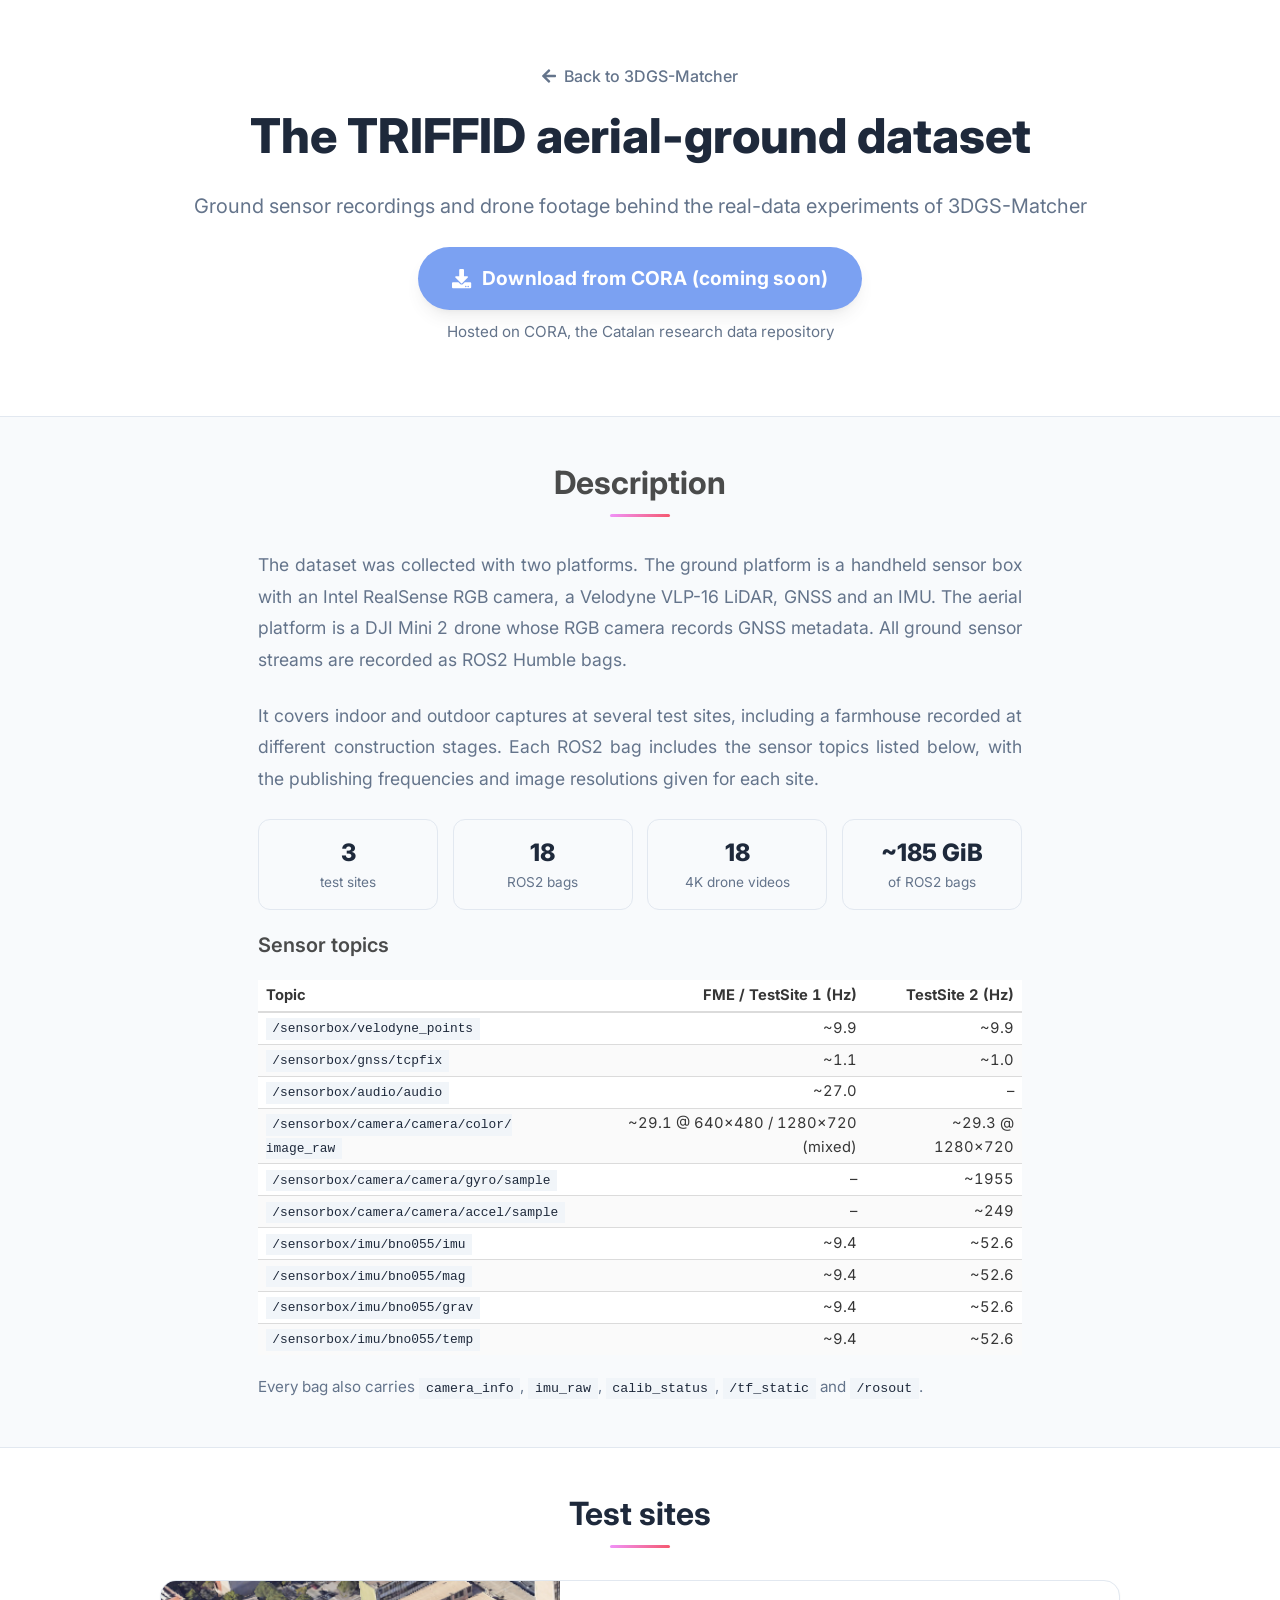
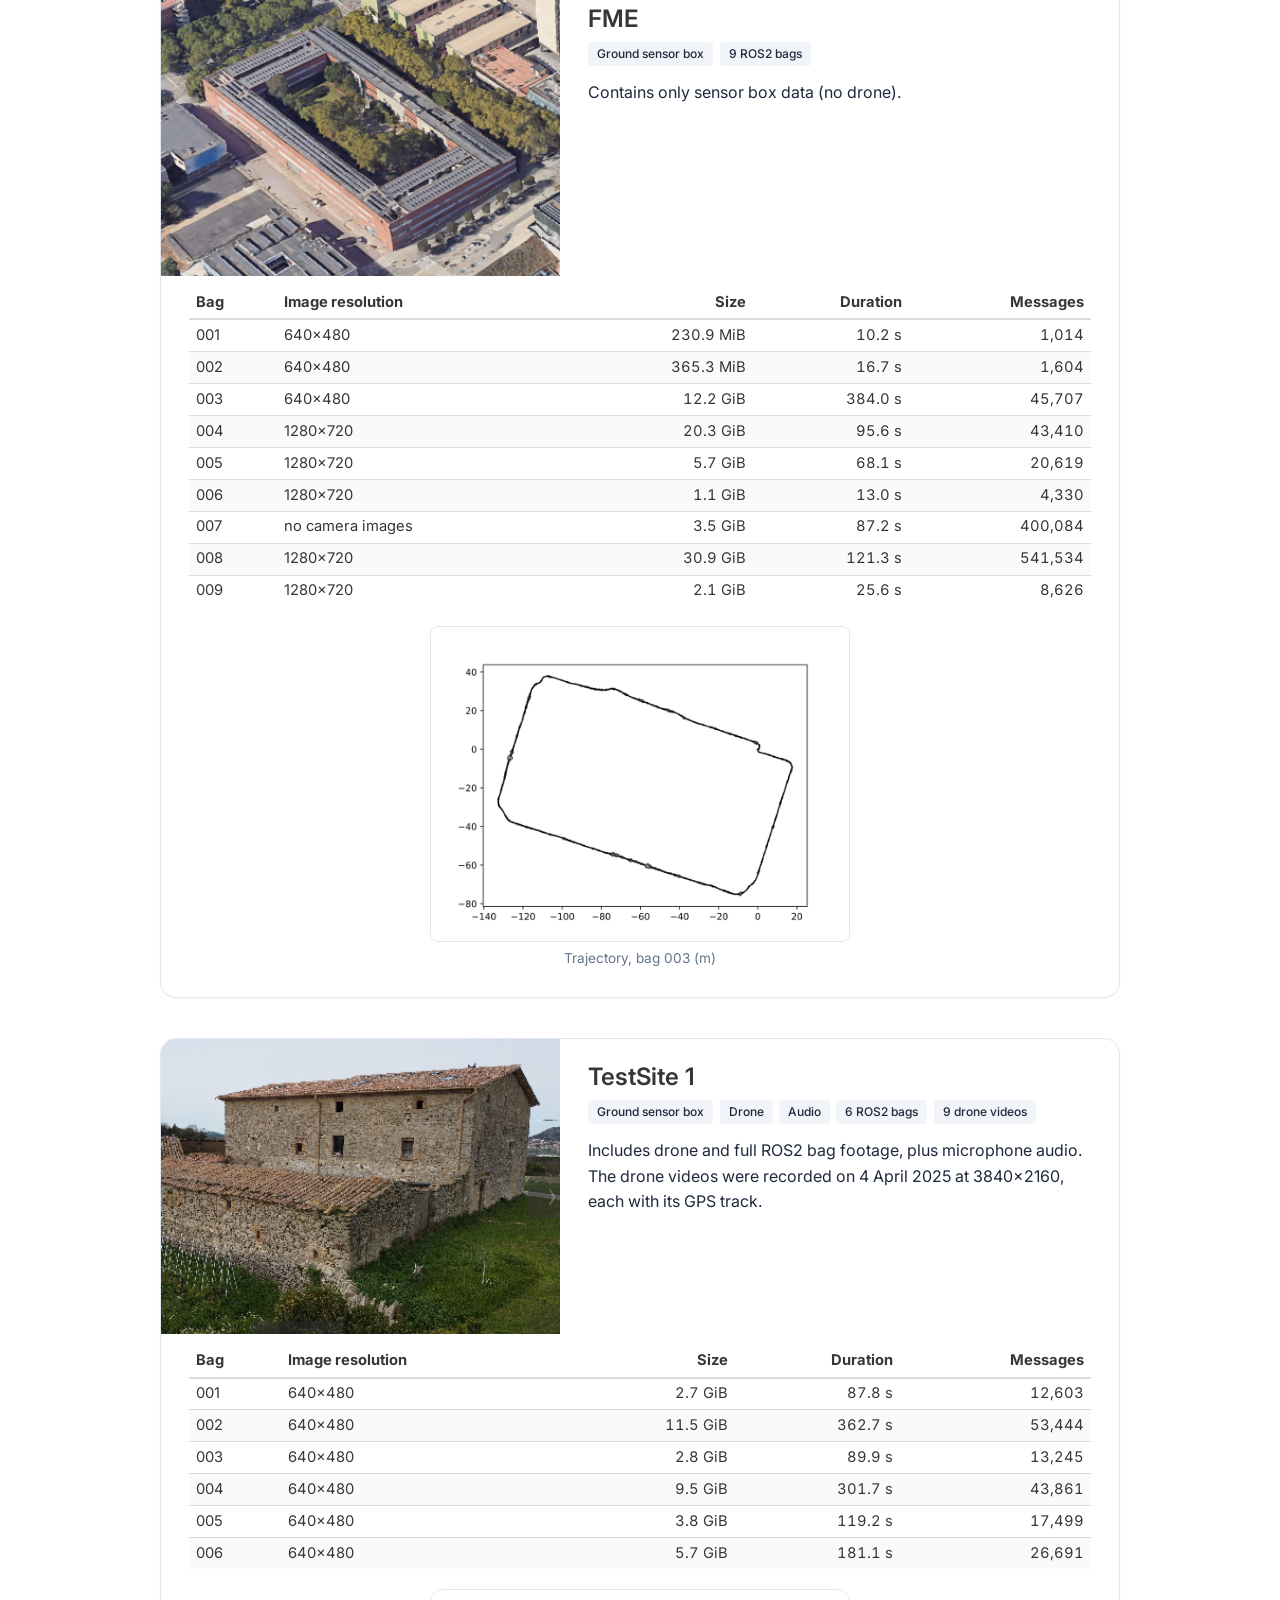
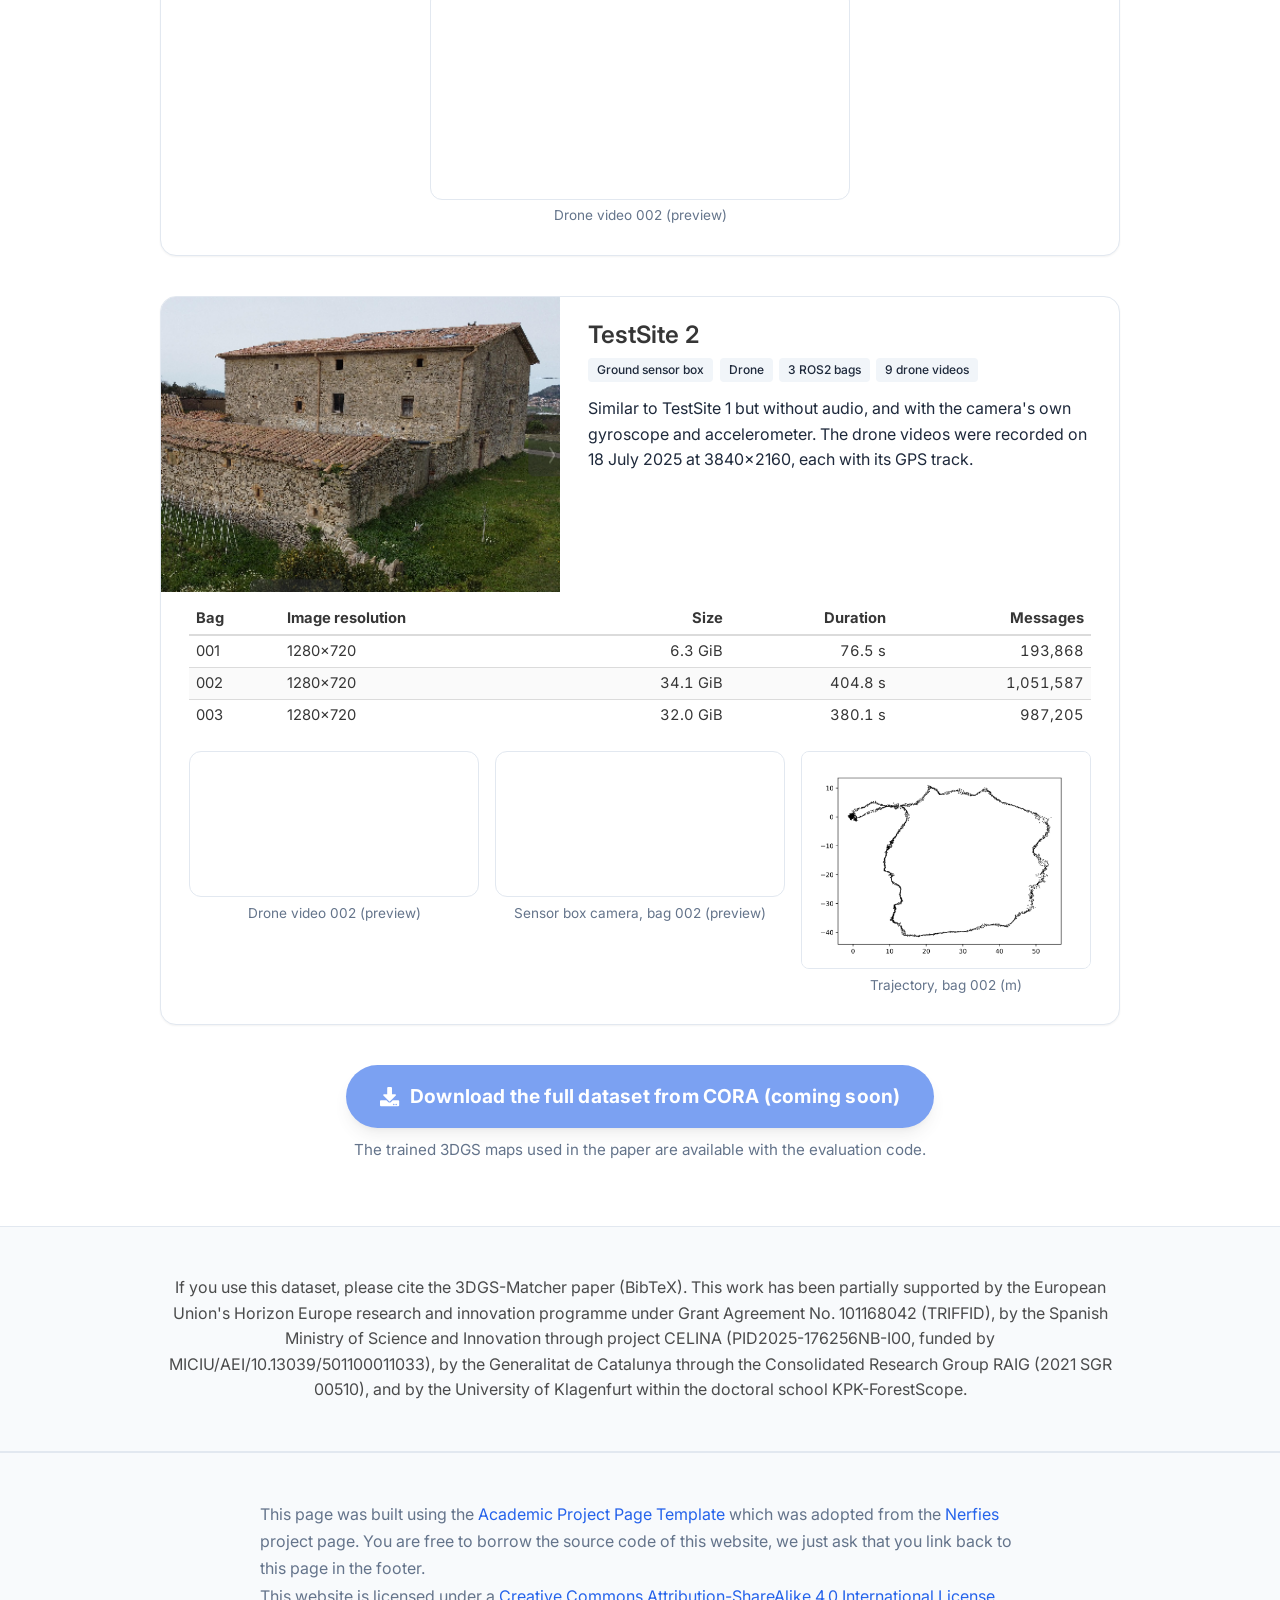
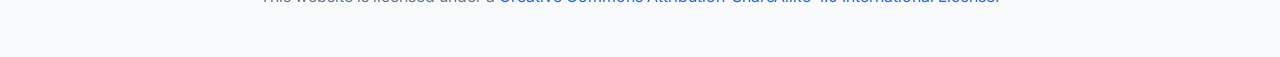
<file: dataset.html>
<!DOCTYPE html>
<html lang="en">
<head>
  <meta charset="utf-8">
  <meta name="viewport" content="width=device-width, initial-scale=1">
  <title>Dataset | 3DGS-Matcher</title>
  <meta name="description" content="Aerial and ground recordings used by 3DGS-Matcher: ROS2 bags from a handheld LiDAR, camera, GNSS and IMU sensor box, and DJI drone footage, downloadable from CORA.">
  <meta name="author" content="Jaume Albardaner i Torras, Félix Auger, Frédérick Lanthier, Àngel Santamaria-Navarro">
  <meta name="theme-color" content="#2563eb">
  <link rel="icon" type="image/x-icon" href="https://github.com/JaumeAlbardaner/JaumeAlbardaner.github.io/blob/master/assets/img/J.png?raw=true">

  <link rel="preconnect" href="https://fonts.googleapis.com">
  <link rel="preconnect" href="https://fonts.gstatic.com" crossorigin>
  <link href="https://fonts.googleapis.com/css2?family=Inter:wght@400;500;600;700;800&display=swap" rel="stylesheet">
  <link rel="stylesheet" href="static/css/bulma.min.css">
  <link rel="stylesheet" href="static/css/index.css">
  <link rel="stylesheet" href="static/css/fontawesome.all.min.css">
  <script defer src="static/js/fontawesome.all.min.js"></script>

  <style>
    .back-link { display: inline-block; margin-bottom: 1.25rem; color: var(--text-secondary); font-weight: 500; }
    .back-link:hover { color: var(--primary-color); }

    /* The download button: the most visible element of the page. */
    .cora-cta { display: flex; flex-direction: column; align-items: center; gap: 0.6rem; margin: 1.75rem 0 0.5rem; }
    .cora-button {
      display: inline-flex; align-items: center; gap: 0.7rem;
      padding: 1rem 2.1rem; border-radius: 999px;
      background: var(--primary-color); color: #fff !important;
      font-size: 1.2rem; font-weight: 700; letter-spacing: 0.01em;
      box-shadow: var(--shadow-lg); transition: var(--transition);
    }
    .cora-button:hover { background: var(--primary-hover); transform: translateY(-2px); box-shadow: var(--shadow-xl); }
    .cora-button.is-soon { opacity: 0.6; cursor: default; }
    .cora-button.is-soon:hover { background: var(--primary-color); transform: none; box-shadow: var(--shadow-lg); }
    .cora-note { color: var(--text-secondary); font-size: 0.95rem; }

    .fact-grid { display: grid; grid-template-columns: repeat(auto-fit, minmax(150px, 1fr)); gap: 0.9rem; margin: 1.5rem 0; }
    .fact { background: var(--background-secondary); border: 1px solid var(--border-color); border-radius: var(--border-radius); padding: 0.9rem 1rem; text-align: center; }
    .fact .num { display: block; font-size: 1.5rem; font-weight: 800; color: var(--text-primary); }
    .fact .lbl { display: block; font-size: 0.85rem; color: var(--text-secondary); }

    .site-card { border: 1px solid var(--border-color); border-radius: var(--border-radius-lg); overflow: hidden; margin-bottom: 2.5rem; background: var(--background-primary); box-shadow: var(--shadow-sm); }
    .site-card .site-head { display: grid; grid-template-columns: minmax(0, 1fr) minmax(0, 1.4fr); }
    .site-card .site-photo { width: 100%; height: 100%; min-height: 220px; object-fit: cover; display: block; }
    .site-card .site-text { padding: 1.5rem 1.75rem; }
    .site-card .site-text h3 { margin-bottom: 0.4rem; }
    .site-card .site-body { padding: 0 1.75rem 1.75rem; }
    .tag-row { display: flex; flex-wrap: wrap; gap: 0.4rem; margin: 0.6rem 0 0.9rem; }
    .tag-row .tag { background: var(--background-accent); color: var(--text-primary); font-weight: 500; }

    .table-wrap { overflow-x: auto; margin: 0.75rem 0 1.25rem; }
    .table-wrap table { width: 100%; font-size: 0.92rem; }
    .table-wrap th { white-space: nowrap; }
    .table-wrap td.num, .table-wrap th.num { text-align: right; font-variant-numeric: tabular-nums; }

    .media-row { display: grid; grid-template-columns: repeat(auto-fit, minmax(220px, 1fr)); gap: 1rem; margin-top: 0.75rem; }
    .media-row.single { grid-template-columns: minmax(0, 420px); justify-content: center; }
    .media-row figure { margin: 0; }
    .media-row img, .media-row video { width: 100%; border-radius: var(--border-radius); border: 1px solid var(--border-color); background: #fff; display: block; }
    .media-row figcaption { font-size: 0.85rem; color: var(--text-secondary); margin-top: 0.35rem; text-align: center; }

    .column { min-width: 0; }
    .table-wrap code { white-space: normal; word-break: normal; }
    @media (max-width: 768px) {
      .table-wrap table { font-size: 0.8rem; }
      .table-wrap th { white-space: normal; }
      .table-wrap td, .table-wrap th { padding-left: 0.35em; padding-right: 0.35em; }
      .site-card .site-head { grid-template-columns: 1fr; }
      .site-card .site-photo { min-height: 180px; max-height: 240px; }
      .site-card .site-text, .site-card .site-body { padding-left: 1rem; padding-right: 1rem; }
      .cora-button { font-size: 1.05rem; padding: 0.9rem 1.5rem; }
    }
  </style>
</head>
<body>
<main id="main-content">

  <!-- Header and download -->
  <section class="hero">
    <div class="hero-body">
      <div class="container is-max-desktop has-text-centered">
        <a class="back-link" href="index.html"><i class="fas fa-arrow-left"></i>&nbsp; Back to 3DGS-Matcher</a>
        <h1 class="title is-1 publication-title">The TRIFFID aerial-ground dataset</h1>
        <p class="subtitle is-5" style="color: var(--text-secondary); margin-top: 0.75rem;">
          Ground sensor recordings and drone footage behind the real-data
          experiments of 3DGS-Matcher
        </p>

        <div class="cora-cta">
          <!-- TODO: when the CORA record is live, restore href="CORA_URL" target="_blank" rel="noopener", drop is-soon/aria-disabled and "(coming soon)" -->
          <a class="cora-button is-soon" aria-disabled="true" title="Upload in progress">
            <i class="fas fa-download"></i><span>Download from CORA (coming soon)</span>
          </a>
          <span class="cora-note">Hosted on CORA, the Catalan research data repository</span>
        </div>
      </div>
    </div>
  </section>

  <!-- Description -->
  <section class="section hero is-light">
    <div class="container is-max-desktop">
      <div class="columns is-centered">
        <div class="column is-four-fifths">
          <h2 class="title is-3 has-text-centered">Description</h2>
          <div class="content has-text-justified">
            <p>
              The dataset was collected with two platforms. The ground platform is a handheld sensor box
              with an Intel RealSense RGB camera, a Velodyne VLP-16 LiDAR, GNSS and an IMU. The aerial
              platform is a DJI Mini 2 drone whose RGB camera records GNSS metadata. All ground sensor
              streams are recorded as ROS2 Humble bags.
            </p>
            <p>
              It covers indoor and outdoor captures at several test sites, including a farmhouse recorded
              at different construction stages. Each ROS2 bag includes the sensor topics listed below, with
              the publishing frequencies and image resolutions given for each site.
            </p>
          </div>

          <div class="fact-grid">
            <div class="fact"><span class="num">3</span><span class="lbl">test sites</span></div>
            <div class="fact"><span class="num">18</span><span class="lbl">ROS2 bags</span></div>
            <div class="fact"><span class="num">18</span><span class="lbl">4K drone videos</span></div>
            <div class="fact"><span class="num">~185 GiB</span><span class="lbl">of ROS2 bags</span></div>
          </div>

          <h3 class="title is-5">Sensor topics</h3>
          <div class="table-wrap">
            <table class="table is-striped is-narrow is-hoverable">
              <thead>
                <tr><th>Topic</th><th class="num">FME / TestSite 1 (Hz)</th><th class="num">TestSite 2 (Hz)</th></tr>
              </thead>
              <tbody>
                <tr><td><code>/sensorbox/<wbr>velodyne_points</code></td><td class="num">~9.9</td><td class="num">~9.9</td></tr>
                <tr><td><code>/sensorbox/<wbr>gnss/<wbr>tcpfix</code></td><td class="num">~1.1</td><td class="num">~1.0</td></tr>
                <tr><td><code>/sensorbox/<wbr>audio/<wbr>audio</code></td><td class="num">~27.0</td><td class="num">&ndash;</td></tr>
                <tr><td><code>/sensorbox/<wbr>camera/<wbr>camera/<wbr>color/<wbr>image_raw</code></td><td class="num">~29.1 @ 640&times;480 / 1280&times;720 (mixed)</td><td class="num">~29.3 @ 1280&times;720</td></tr>
                <tr><td><code>/sensorbox/<wbr>camera/<wbr>camera/<wbr>gyro/<wbr>sample</code></td><td class="num">&ndash;</td><td class="num">~1955</td></tr>
                <tr><td><code>/sensorbox/<wbr>camera/<wbr>camera/<wbr>accel/<wbr>sample</code></td><td class="num">&ndash;</td><td class="num">~249</td></tr>
                <tr><td><code>/sensorbox/<wbr>imu/<wbr>bno055/<wbr>imu</code></td><td class="num">~9.4</td><td class="num">~52.6</td></tr>
                <tr><td><code>/sensorbox/<wbr>imu/<wbr>bno055/<wbr>mag</code></td><td class="num">~9.4</td><td class="num">~52.6</td></tr>
                <tr><td><code>/sensorbox/<wbr>imu/<wbr>bno055/<wbr>grav</code></td><td class="num">~9.4</td><td class="num">~52.6</td></tr>
                <tr><td><code>/sensorbox/<wbr>imu/<wbr>bno055/<wbr>temp</code></td><td class="num">~9.4</td><td class="num">~52.6</td></tr>
              </tbody>
            </table>
          </div>
          <p class="cora-note">Every bag also carries <code>camera_info</code>, <code>imu_raw</code>, <code>calib_status</code>, <code>/tf_static</code> and <code>/rosout</code>.</p>
        </div>
      </div>
    </div>
  </section>

  <!-- Sites -->
  <section class="section">
    <div class="container is-max-desktop">
      <h2 class="title is-3 has-text-centered" style="margin-bottom: 2rem;">Test sites</h2>

      <!-- FME -->
      <article class="site-card">
        <div class="site-head">
          <img class="site-photo" src="static/dataset/fme.png" alt="Aerial view of the FME building and its courtyard" loading="lazy">
          <div class="site-text">
            <h3 class="title is-4">FME</h3>
            <div class="tag-row"><span class="tag">Ground sensor box</span><span class="tag">9 ROS2 bags</span></div>
            <p>Contains only sensor box data (no drone).</p>
          </div>
        </div>
        <div class="site-body">
          <div class="table-wrap">
            <table class="table is-striped is-narrow">
              <thead><tr><th>Bag</th><th>Image resolution</th><th class="num">Size</th><th class="num">Duration</th><th class="num">Messages</th></tr></thead>
              <tbody>
                <tr><td>001</td><td>640&times;480</td><td class="num">230.9 MiB</td><td class="num">10.2 s</td><td class="num">1,014</td></tr>
                <tr><td>002</td><td>640&times;480</td><td class="num">365.3 MiB</td><td class="num">16.7 s</td><td class="num">1,604</td></tr>
                <tr><td>003</td><td>640&times;480</td><td class="num">12.2 GiB</td><td class="num">384.0 s</td><td class="num">45,707</td></tr>
                <tr><td>004</td><td>1280&times;720</td><td class="num">20.3 GiB</td><td class="num">95.6 s</td><td class="num">43,410</td></tr>
                <tr><td>005</td><td>1280&times;720</td><td class="num">5.7 GiB</td><td class="num">68.1 s</td><td class="num">20,619</td></tr>
                <tr><td>006</td><td>1280&times;720</td><td class="num">1.1 GiB</td><td class="num">13.0 s</td><td class="num">4,330</td></tr>
                <tr><td>007</td><td>no camera images</td><td class="num">3.5 GiB</td><td class="num">87.2 s</td><td class="num">400,084</td></tr>
                <tr><td>008</td><td>1280&times;720</td><td class="num">30.9 GiB</td><td class="num">121.3 s</td><td class="num">541,534</td></tr>
                <tr><td>009</td><td>1280&times;720</td><td class="num">2.1 GiB</td><td class="num">25.6 s</td><td class="num">8,626</td></tr>
              </tbody>
            </table>
          </div>
          <div class="media-row single">
            <figure><img src="static/dataset/fme_traj_003.jpg" alt="Trajectory of FME bag 003" loading="lazy"><figcaption>Trajectory, bag 003 (m)</figcaption></figure>
          </div>
        </div>
      </article>

      <!-- TestSite 1 -->
      <article class="site-card">
        <div class="site-head">
          <img class="site-photo" src="static/dataset/farmhouse.png" alt="The farmhouse test site" loading="lazy">
          <div class="site-text">
            <h3 class="title is-4">TestSite 1</h3>
            <div class="tag-row"><span class="tag">Ground sensor box</span><span class="tag">Drone</span><span class="tag">Audio</span><span class="tag">6 ROS2 bags</span><span class="tag">9 drone videos</span></div>
            <p>Includes drone and full ROS2 bag footage, plus microphone audio. The drone videos were recorded on 4 April 2025 at 3840&times;2160, each with its GPS track.</p>
          </div>
        </div>
        <div class="site-body">
          <div class="table-wrap">
            <table class="table is-striped is-narrow">
              <thead><tr><th>Bag</th><th>Image resolution</th><th class="num">Size</th><th class="num">Duration</th><th class="num">Messages</th></tr></thead>
              <tbody>
                <tr><td>001</td><td>640&times;480</td><td class="num">2.7 GiB</td><td class="num">87.8 s</td><td class="num">12,603</td></tr>
                <tr><td>002</td><td>640&times;480</td><td class="num">11.5 GiB</td><td class="num">362.7 s</td><td class="num">53,444</td></tr>
                <tr><td>003</td><td>640&times;480</td><td class="num">2.8 GiB</td><td class="num">89.9 s</td><td class="num">13,245</td></tr>
                <tr><td>004</td><td>640&times;480</td><td class="num">9.5 GiB</td><td class="num">301.7 s</td><td class="num">43,861</td></tr>
                <tr><td>005</td><td>640&times;480</td><td class="num">3.8 GiB</td><td class="num">119.2 s</td><td class="num">17,499</td></tr>
                <tr><td>006</td><td>640&times;480</td><td class="num">5.7 GiB</td><td class="num">181.1 s</td><td class="num">26,691</td></tr>
              </tbody>
            </table>
          </div>
          <div class="media-row single">
            <figure><video src="static/dataset/ts1_drone_002.mp4" autoplay muted loop playsinline preload="metadata"></video><figcaption>Drone video 002 (preview)</figcaption></figure>
          </div>
        </div>
      </article>

      <!-- TestSite 2 -->
      <article class="site-card">
        <div class="site-head">
          <img class="site-photo" src="static/dataset/farmhouse.png" alt="The farmhouse test site" loading="lazy">
          <div class="site-text">
            <h3 class="title is-4">TestSite 2</h3>
            <div class="tag-row"><span class="tag">Ground sensor box</span><span class="tag">Drone</span><span class="tag">3 ROS2 bags</span><span class="tag">9 drone videos</span></div>
            <p>Similar to TestSite 1 but without audio, and with the camera's own gyroscope and accelerometer. The drone videos were recorded on 18 July 2025 at 3840&times;2160, each with its GPS track.</p>
          </div>
        </div>
        <div class="site-body">
          <div class="table-wrap">
            <table class="table is-striped is-narrow">
              <thead><tr><th>Bag</th><th>Image resolution</th><th class="num">Size</th><th class="num">Duration</th><th class="num">Messages</th></tr></thead>
              <tbody>
                <tr><td>001</td><td>1280&times;720</td><td class="num">6.3 GiB</td><td class="num">76.5 s</td><td class="num">193,868</td></tr>
                <tr><td>002</td><td>1280&times;720</td><td class="num">34.1 GiB</td><td class="num">404.8 s</td><td class="num">1,051,587</td></tr>
                <tr><td>003</td><td>1280&times;720</td><td class="num">32.0 GiB</td><td class="num">380.1 s</td><td class="num">987,205</td></tr>
              </tbody>
            </table>
          </div>
          <div class="media-row">
            <figure><video src="static/dataset/ts2_drone_002.mp4" autoplay muted loop playsinline preload="metadata"></video><figcaption>Drone video 002 (preview)</figcaption></figure>
            <figure><video src="static/dataset/ts2_handheld_002.mp4" autoplay muted loop playsinline preload="metadata"></video><figcaption>Sensor box camera, bag 002 (preview)</figcaption></figure>
            <figure><img src="static/dataset/ts2_traj_002.jpg" alt="Trajectory of TestSite 2 bag 002" loading="lazy"><figcaption>Trajectory, bag 002 (m)</figcaption></figure>
          </div>
        </div>
      </article>

      <div class="cora-cta" style="margin-bottom: 1rem;">
        <a class="cora-button is-soon" aria-disabled="true" title="Upload in progress">
          <i class="fas fa-download"></i><span>Download the full dataset from CORA (coming soon)</span>
        </a>
        <span class="cora-note">The trained 3DGS maps used in the paper are available with the evaluation code.</span>
      </div>
    </div>
  </section>

  <section class="section hero is-light">
    <div class="container is-max-desktop content has-text-centered">
      <p>
        If you use this dataset, please cite the 3DGS-Matcher paper (<a href="index.html#BibTeX">BibTeX</a>).
        This work has been partially supported by the European Union's Horizon Europe research and
        innovation programme under Grant Agreement No. 101168042 (TRIFFID), by the Spanish Ministry of
        Science and Innovation through project CELINA (PID2025-176256NB-I00, funded by
        MICIU/AEI/10.13039/501100011033), by the Generalitat de Catalunya through the Consolidated
        Research Group RAIG (2021 SGR 00510), and by the University of Klagenfurt within the doctoral
        school KPK-ForestScope.
      </p>
    </div>
  </section>

</main>

<footer class="footer">
  <div class="container">
    <div class="columns is-centered">
      <div class="column is-8">
        <div class="content">
          <p>
            This page was built using the <a href="https://github.com/eliahuhorwitz/Academic-project-page-template" target="_blank">Academic Project Page Template</a> which was adopted from the <a href="https://nerfies.github.io" target="_blank">Nerfies</a> project page.
            You are free to borrow the source code of this website, we just ask that you link back to this page in the footer. <br> This website is licensed under a <a rel="license" href="http://creativecommons.org/licenses/by-sa/4.0/" target="_blank">Creative
            Commons Attribution-ShareAlike 4.0 International License</a>.
          </p>
        </div>
      </div>
    </div>
  </div>
</footer>
</body>
</html>
</file>
<file: static/css/index.css>
/* Modern CSS Variables for consistent theming */
:root {
  --primary-color: #2563eb;
  --primary-hover: #1d4ed8;
  --secondary-color: #64748b;
  --accent-color: #0ea5e9;
  --text-primary: #1e293b;
  --text-secondary: #64748b;
  --text-light: #94a3b8;
  --background-primary: #ffffff;
  --background-secondary: #f8fafc;
  --background-accent: #f1f5f9;
  --border-color: #e2e8f0;
  --shadow-sm: 0 1px 2px 0 rgb(0 0 0 / 0.05);
  --shadow-md: 0 4px 6px -1px rgb(0 0 0 / 0.1), 0 2px 4px -2px rgb(0 0 0 / 0.1);
  --shadow-lg: 0 10px 15px -3px rgb(0 0 0 / 0.1), 0 4px 6px -4px rgb(0 0 0 / 0.1);
  --shadow-xl: 0 20px 25px -5px rgb(0 0 0 / 0.1), 0 8px 10px -6px rgb(0 0 0 / 0.1);
  --gradient-primary: linear-gradient(135deg, #667eea 0%, #764ba2 100%);
  --gradient-accent: linear-gradient(135deg, #f093fb 0%, #f5576c 100%);
  --gradient-subtle: linear-gradient(135deg, #ffecd2 0%, #fcb69f 100%);
  --border-radius: 12px;
  --border-radius-lg: 16px;
  --transition: all 0.3s cubic-bezier(0.4, 0, 0.2, 1);
}

/* Smooth scrolling for better UX */
html {
  scroll-behavior: smooth;
}

body {
  font-family: 'Inter', 'Segoe UI', -apple-system, BlinkMacSystemFont, sans-serif;
  color: var(--text-primary);
  line-height: 1.6;
  font-size: 16px;
  background-color: var(--background-primary);
  -webkit-font-smoothing: antialiased;
  -moz-osx-font-smoothing: grayscale;
}


/* Modern Button Styles */
.button {
  border-radius: var(--border-radius) !important;
  font-weight: 600 !important;
  transition: var(--transition) !important;
  border: 2px solid transparent !important;
  position: relative;
  overflow: hidden;
}

.button.is-dark {
  background: var(--text-primary) !important;
  border: none !important;
  color: white !important;
  box-shadow: var(--shadow-md);
}

.button.is-dark:hover {
  transform: translateY(-2px);
  box-shadow: var(--shadow-lg);
  background: var(--primary-color) !important;
}

.button.is-dark:active {
  transform: translateY(0);
  box-shadow: var(--shadow-md);
}

.footer .icon-link {
    font-size: 25px;
    color: var(--text-secondary);
    transition: var(--transition);
}

.footer .icon-link:hover {
    color: var(--primary-color);
    transform: translateY(-2px);
}

.link-block a {
    margin: 8px 4px;
}

.dnerf {
  font-variant: small-caps;
}


/* Hero Section Modernization */
.hero {
  position: relative;
  overflow: hidden;
}

.hero.is-light {
  background: var(--background-secondary);
  border-top: 1px solid var(--border-color);
  border-bottom: 1px solid var(--border-color);
}

.hero-body {
  padding: 4rem 1.5rem;
}

.teaser .hero-body {
  padding-top: 2rem;
  padding-bottom: 4rem;
}

.teaser {
  font-family: 'Inter', sans-serif;
}


/* Publication Content Styling */
.publication-title {
    font-family: 'Inter', sans-serif !important;
    font-weight: 800 !important;
    color: var(--text-primary) !important;
    margin-bottom: 2rem !important;
    line-height: 1.1 !important;
}

.publication-banner {
  max-height: 70vh;
  border-radius: var(--border-radius-lg);
  overflow: hidden;
  box-shadow: var(--shadow-xl);
  margin: 2rem 0;
}

.publication-banner video {
  position: relative;
  left: auto;
  top: auto;
  transform: none;
  object-fit: cover;
  width: 100%;
  height: 100%;
  border-radius: var(--border-radius-lg);
}

.publication-header .hero-body {
  padding: 6rem 1.5rem 4rem;
}

.publication-authors {
    font-family: 'Inter', sans-serif !important;
    font-weight: 500;
    margin-bottom: 1.5rem;
}

.publication-venue {
    color: var(--text-secondary);
    width: fit-content;
    font-weight: 600;
    background: var(--background-accent);
    padding: 0.5rem 1rem;
    border-radius: var(--border-radius);
    margin-top: 1rem;
    display: inline-block;
}

.publication-awards {
    color: #ef4444;
    width: fit-content;
    font-weight: 700;
    background: linear-gradient(135deg, #fef2f2, #fee2e2);
    padding: 0.5rem 1rem;
    border-radius: var(--border-radius);
    border-left: 4px solid #ef4444;
    margin-top: 1rem;
}

.publication-authors a {
   color: var(--primary-color) !important;
   text-decoration: none;
   font-weight: 600;
   transition: var(--transition);
   position: relative;
}

.publication-authors a::after {
    content: '';
    position: absolute;
    width: 0;
    height: 2px;
    bottom: -2px;
    left: 0;
    background: var(--gradient-accent);
    transition: var(--transition);
}

.publication-authors a:hover::after {
    width: 100%;
}

.publication-authors a:hover {
    color: var(--primary-hover) !important;
}

.author-block {
  display: inline-block;
  margin-right: 0.5rem;
}

.publication-banner img {
  border-radius: var(--border-radius-lg);
  box-shadow: var(--shadow-lg);
  transition: var(--transition);
}

.publication-banner img:hover {
  transform: scale(1.02);
  box-shadow: var(--shadow-xl);
}

/* Modern Video and Carousel Styling */
.publication-video {
    position: relative;
    width: 100%;
    height: 0;
    padding-bottom: 56.25%;
    overflow: hidden;
    border-radius: var(--border-radius-lg) !important;
    box-shadow: var(--shadow-xl);
    transition: var(--transition);
}

.publication-video:hover {
    transform: translateY(-4px);
    box-shadow: var(--shadow-xl);
}

.publication-video iframe {
    position: absolute;
    top: 0;
    left: 0;
    width: 100%;
    height: 100%;
    border-radius: var(--border-radius-lg);
}

.publication-body img {
  border-radius: var(--border-radius);
  box-shadow: var(--shadow-md);
  transition: var(--transition);
}

.publication-body img:hover {
  transform: translateY(-2px);
  box-shadow: var(--shadow-lg);
}

.results-carousel {
  overflow: hidden;
  padding: 1rem 0;
}

.results-carousel .item {
  margin: 1rem;
  overflow: hidden;
  padding: 1.5rem;
  font-size: 0;
  background: var(--background-primary);
  border-radius: var(--border-radius-lg);
  box-shadow: var(--shadow-md);
  transition: var(--transition);
  border: 1px solid var(--border-color);
}

.results-carousel .item:hover {
  transform: translateY(-4px);
  box-shadow: var(--shadow-lg);
}

.results-carousel .item img,
.results-carousel video {
  margin: 0;
  border-radius: var(--border-radius);
  width: 100%;
  height: auto;
}

.results-carousel .subtitle {
  font-size: 1rem !important;
  color: var(--text-secondary);
  margin-top: 1rem;
  font-weight: 500;
}

/* Pagination and Misc Improvements */
.slider-pagination .slider-page {
  background: var(--primary-color);
  border-radius: 50%;
  transition: var(--transition);
}

.slider-pagination .slider-page.is-active {
  background: var(--primary-hover);
  transform: scale(1.2);
}

.eql-cntrb { 
  font-size: 0.875rem;
  color: var(--text-light);
  font-style: italic;
}

/* Section Titles */
.title.is-3 {
  font-family: 'Inter', sans-serif !important;
  font-weight: 700 !important;
  color: var(--text-primary);
  margin-bottom: 2rem !important;
  position: relative;
  padding-bottom: 1rem;
}

.title.is-3::after {
  content: '';
  position: absolute;
  bottom: 0;
  left: 50%;
  transform: translateX(-50%);
  width: 60px;
  height: 3px;
  background: var(--gradient-accent);
  border-radius: 2px;
}

/* Content Improvements */
.content.has-text-justified {
  font-size: 1.1rem;
  line-height: 1.8;
  color: var(--text-secondary);
}

.content.has-text-justified p {
  margin-bottom: 1.5rem;
}

/* Footer Improvements */
.footer {
  background: var(--background-secondary);
  border-top: 1px solid var(--border-color);
  padding: 3rem 1.5rem;
}

.footer .content {
  color: var(--text-secondary);
  line-height: 1.7;
}

.footer a {
  color: var(--primary-color);
  text-decoration: none;
  transition: var(--transition);
}

.footer a:hover {
  color: var(--primary-hover);
  text-decoration: underline;
}

/* BibTeX Styling */
pre {
  background: var(--background-accent) !important;
  border: 1px solid var(--border-color) !important;
  border-radius: var(--border-radius) !important;
  padding: 1.5rem !important;
  font-size: 0.9rem !important;
  overflow-x: auto;
  box-shadow: var(--shadow-sm);
}

code {
  background: var(--background-accent) !important;
  color: var(--text-primary) !important;
  font-family: 'SF Mono', 'Monaco', 'Cascadia Code', 'Roboto Mono', monospace !important;
}

/* BibTeX Section Improvements */
.bibtex-header {
  display: flex;
  justify-content: space-between;
  align-items: center;
  margin-bottom: 1rem;
}

.copy-bibtex-btn {
  background: var(--primary-color);
  color: white;
  border: none;
  border-radius: var(--border-radius);
  padding: 0.75rem 1rem;
  font-size: 0.9rem;
  font-weight: 600;
  cursor: pointer;
  transition: var(--transition);
  display: inline-flex;
  align-items: center;
  gap: 0.5rem;
}

.copy-bibtex-btn:hover {
  background: var(--primary-hover);
  transform: translateY(-2px);
  box-shadow: var(--shadow-md);
}

.copy-bibtex-btn.copied {
  background: #10b981;
}

.copy-bibtex-btn.copied .copy-text::after {
  content: "ied!";
}

/* Scroll to Top Button */
.scroll-to-top {
  position: fixed;
  bottom: 2rem;
  right: 2rem;
  width: 50px;
  height: 50px;
  background: var(--primary-color);
  color: white;
  border: none;
  border-radius: 50%;
  cursor: pointer;
  opacity: 0;
  visibility: hidden;
  transition: var(--transition);
  z-index: 999;
  display: flex;
  align-items: center;
  justify-content: center;
  font-size: 1.2rem;
  box-shadow: var(--shadow-lg);
}

.scroll-to-top:hover {
  background: var(--primary-hover);
  transform: translateY(-3px);
  box-shadow: var(--shadow-xl);
}

.scroll-to-top.visible {
  opacity: 1;
  visibility: visible;
}


/* More Works Dropdown */
.more-works-container {
  position: fixed;
  top: 2rem;
  right: 2rem;
  z-index: 1000;
}

.more-works-btn {
  background: var(--background-primary);
  color: var(--text-primary);
  border: 2px solid var(--border-color);
  border-radius: var(--border-radius-lg);
  padding: 0.75rem 1.25rem;
  font-weight: 600;
  font-size: 0.9rem;
  box-shadow: var(--shadow-md);
  transition: var(--transition);
  cursor: pointer;
  text-decoration: none;
  display: inline-flex;
  align-items: center;
  gap: 0.5rem;
  font-family: 'Inter', sans-serif;
}

.more-works-btn:hover {
  transform: translateY(-2px);
  box-shadow: var(--shadow-lg);
  background: var(--background-secondary);
  border-color: var(--primary-color);
}

.more-works-btn .dropdown-arrow {
  transition: var(--transition);
  font-size: 0.8rem;
}

.more-works-btn.active .dropdown-arrow {
  transform: rotate(180deg);
}

.more-works-dropdown {
  position: absolute;
  top: calc(100% + 0.5rem);
  right: 0;
  width: 400px;
  max-width: 90vw;
  background: var(--background-primary);
  border: 1px solid var(--border-color);
  border-radius: var(--border-radius-lg);
  box-shadow: var(--shadow-xl);
  opacity: 0;
  visibility: hidden;
  transform: translateY(-10px);
  transition: var(--transition);
  max-height: 70vh;
  overflow-y: auto;
}

.more-works-dropdown.show {
  opacity: 1;
  visibility: visible;
  transform: translateY(0);
}

.dropdown-header {
  display: flex;
  justify-content: space-between;
  align-items: center;
  padding: 1.5rem 1.5rem 1rem;
  border-bottom: 1px solid var(--border-color);
}

.dropdown-header h4 {
  margin: 0;
  font-size: 1.1rem;
  font-weight: 700;
  color: var(--text-primary);
}

.close-btn {
  background: none;
  border: none;
  color: var(--text-secondary);
  cursor: pointer;
  padding: 0.5rem;
  border-radius: var(--border-radius);
  transition: var(--transition);
}

.close-btn:hover {
  background: var(--background-accent);
  color: var(--text-primary);
}

.works-list {
  padding: 1rem;
}

.work-item {
  display: flex;
  align-items: flex-start;
  justify-content: space-between;
  padding: 1rem;
  border-radius: var(--border-radius);
  text-decoration: none;
  color: inherit;
  transition: var(--transition);
  margin-bottom: 0.5rem;
}

.work-item:hover {
  background: var(--background-accent);
  transform: translateX(4px);
}

.work-info h5 {
  margin: 0 0 0.5rem 0;
  font-size: 1rem;
  font-weight: 500;
  color: var(--text-primary);
}

.work-info p {
  margin: 0 0 0.5rem 0;
  font-size: 0.9rem;
  color: var(--text-secondary);
  line-height: 1.4;
}

.work-venue {
  font-size: 0.8rem;
  color: var(--text-light);
  font-style: italic;
}

.work-item .fas {
  color: var(--text-light);
  font-size: 0.9rem;
  margin-top: 0.2rem;
  flex-shrink: 0;
}


/* Mobile Responsive Improvements */
@media screen and (max-width: 768px) {
  .hero-body {
    padding: 2rem 1rem;
  }
  
  .publication-header .hero-body {
    padding: 3rem 1rem 2rem;
  }
  
  .publication-title {
    font-size: 2.5rem !important;
    line-height: 1.2 !important;
    margin-bottom: 1.5rem !important;
  }
  
  .publication-authors {
    font-size: 1rem !important;
  }
  
  .button {
    margin: 0.25rem !important;
    font-size: 0.875rem !important;
    padding: 0.75rem 1rem !important;
  }
  
  .more-works-container {
    bottom: 2rem;
    right: 1rem;
    top: auto;
  }
  
  .more-works-btn {
    padding: 0.6rem 1rem;
    font-size: 0.8rem;
  }
  
  .more-works-dropdown {
    width: calc(100vw - 2rem);
    right: -1rem;
    bottom: calc(100% + 0.5rem);
    top: auto;
  }
  
  .results-carousel .item {
    margin: 0.5rem;
    padding: 1rem;
  }
  
  .teaser .hero-body {
    padding: 1rem;
  }
  
  .content.has-text-justified {
    font-size: 1rem;
  }
}

@media screen and (max-width: 480px) {
  .publication-title {
    font-size: 2rem !important;
  }
  
  .hero-body {
    padding: 1.5rem 0.75rem;
  }
  
  .more-works-container {
    position: fixed;
    bottom: 2rem;
    right: 1rem;
    z-index: 1000;
  }
  
  .more-works-btn {
    padding: 0.5rem 0.75rem;
    font-size: 0.75rem;
  }
  
  .more-works-dropdown {
    position: absolute;
    bottom: calc(100% + 0.5rem);
    right: 0;
    width: calc(100vw - 2rem);
    max-width: 90vw;
  }
  
  .link-block {
    display: block;
    margin-bottom: 0.5rem;
  }
  
  .button {
    width: 100%;
    justify-content: center;
  }
}

/* Tablet Responsive */
@media screen and (min-width: 769px) and (max-width: 1024px) {
  .hero-body {
    padding: 3rem 2rem;
  }
  
  .publication-header .hero-body {
    padding: 4rem 2rem 3rem;
  }
}

/* Animation for page load */
@keyframes fadeInUp {
  from {
    opacity: 0;
    transform: translateY(30px);
  }
  to {
    opacity: 1;
    transform: translateY(0);
  }
}

.hero, .section {
  animation: fadeInUp 0.6s ease-out;
}

/* Improved focus states for accessibility */
.button:focus,
.related-works-btn:focus,
a:focus {
  outline: 2px solid var(--primary-color);
  outline-offset: 2px;
}


/* Print styles */
@media print {
  .more-works-container {
    display: none;
  }
  
  .hero, .section {
    animation: none;
  }
  
  .button {
    background: transparent !important;
    color: var(--text-primary) !important;
    box-shadow: none !important;
  }
}




/* ---- 3DGS-Matcher content blocks ---- */
.tagline { margin-top: 1.5rem !important; line-height: 1.6; }
.loop-grid { display: grid; gap: 1rem; margin: 1rem 0 1.5rem; }
.loop-grid.three { grid-template-columns: repeat(3, 1fr); }
.loop-grid.two { grid-template-columns: repeat(2, 1fr); }
.loop-grid figure, figure.loop { margin: 0; }
.loop-grid video, video.single, .figure-narrow video {
  width: 100%; display: block; border-radius: var(--border-radius);
  box-shadow: var(--shadow-md); background: #fff;
}
figure figcaption {
  font-size: 0.9rem; color: var(--text-secondary); text-align: center; margin-top: 0.5rem;
}
.figure-wide, .figure-narrow { margin: 1.5rem auto; }
.figure-narrow { max-width: 720px; }
#robust .figure-narrow { max-width: 560px; }
.figure-wide img, .figure-narrow img, .section figure img { width: 100%; display: block; border-radius: 8px; }
.result-title { margin-bottom: 0.5rem !important; }
.takeaway { color: var(--text-secondary); font-size: 1.05rem; margin-bottom: 1.25rem; max-width: 800px; }
.results-head { padding-bottom: 0; }
.method-cards { margin-top: 1rem; }
.method-card {
  height: 100%; padding: 1.25rem; border: 1px solid var(--border-color);
  border-radius: var(--border-radius); background: var(--background-secondary);
}
.method-card h4 { font-weight: 700; margin-bottom: 0.5rem; color: var(--text-primary); }
.method-card p { color: var(--text-secondary); font-size: 0.95rem; }
.bar-chart { margin: 1.5rem auto 0; max-width: 760px; }
.bar-chart-title { font-size: 0.9rem; color: var(--text-secondary); margin-bottom: 0.75rem; }
.bar-row { display: grid; grid-template-columns: 15rem 1fr 3rem; align-items: center; gap: 0.75rem; margin-bottom: 0.5rem; }
.bar-chart.compact .bar-row { grid-template-columns: 13rem 1fr 3rem; }
.bar-label small { display: block; font-weight: 400; }
.bar-label { font-size: 0.9rem; color: var(--text-primary); }
.bar-label small { color: var(--text-light); }
.bar-track { height: 1.1rem; background: var(--background-accent); border-radius: 4px; overflow: hidden; }
.bar-fill { display: block; height: 100%; background: #b8c2cf; border-radius: 4px; }
.bar-row.ours .bar-fill { background: var(--primary-color); opacity: 0.7; }
.bar-row.best .bar-fill { opacity: 1; }
.bar-row.ours .bar-label, .bar-row.ours .bar-value { font-weight: 600; }
.bar-value { font-size: 0.9rem; text-align: right; font-variant-numeric: tabular-nums; }
.poster-frame { width: 100%; height: 640px; border: 1px solid var(--border-color); border-radius: var(--border-radius); margin-bottom: 0.75rem; }

@media screen and (max-width: 768px) {
  .loop-grid.three, .loop-grid.two { grid-template-columns: 1fr; }
  .bar-row, .bar-chart.compact .bar-row { grid-template-columns: 8.5rem 1fr 2.5rem; }
  .poster-frame { height: 420px; }
}

.soon-tag {
  margin-left: 0.45em; padding: 0.05em 0.45em; border-radius: 999px;
  font-size: 0.7em; font-weight: 600; letter-spacing: 0.02em;
  background: rgb(255 255 255 / 0.18); color: rgb(255 255 255 / 0.85);
}

/* Affiliations: the three institutions side by side on one row */
.publication-authors.affiliations {
  display: flex; flex-wrap: nowrap; justify-content: center; align-items: flex-start;
  gap: 2rem; font-size: 1.05rem !important;
}
.publication-authors.affiliations .author-block { flex: 0 1 auto; margin: 0; }
@media (max-width: 768px) {
  .publication-authors.affiliations { flex-wrap: wrap; gap: 0.75rem 1.5rem; font-size: 0.95rem !important; }
}

/* Affiliation and funder logos */
.logo-row { display: flex; flex-wrap: wrap; justify-content: center; align-items: center; gap: 1.5rem 3rem; margin: 1.75rem 0; }
.logo-row img { height: 56px; width: auto; display: block; }
.logo-row a { display: block; }
.logo-row a::after { display: none !important; }
.logo-row.funders { gap: 1.25rem 2rem; }
.logo-row.funders img { height: 40px; }
.eu-emblem { display: inline-flex; align-items: center; gap: 0.6rem; font-family: Arial, Helvetica, sans-serif; font-size: 0.85rem; line-height: 1.15; color: #000; text-align: left; }
.logo-row.funders .eu-emblem img { height: 38px; }
.funding-text { max-width: 760px; margin: 0.5rem auto 0; font-size: 0.9rem; color: var(--text-secondary); text-align: center; }
@media (max-width: 768px) {
  .logo-row { gap: 1.25rem 1.75rem; }
  .logo-row img { height: 40px; }
  .logo-row.funders img { height: 36px; }
  .logo-row.funders .eu-emblem img { height: 34px; }
}

/* Institution logos above each affiliation */
.affiliations .author-block { display: flex; flex-direction: column; align-items: center; }
.aff-logos { display: flex; align-items: center; justify-content: center; gap: 0.9rem; height: 52px; margin-bottom: 0.6rem; }
.aff-logos a { display: block; }
.aff-logos a::after { display: none !important; }
.aff-logos img { height: 44px; width: auto; display: block; }
@media (max-width: 768px) {
  .aff-logos { height: 40px; }
  .aff-logos img { height: 32px; }
}

.chart-note { max-width: 760px; margin: 1rem auto 0; font-size: 0.85rem; color: var(--text-secondary); }
.bar-chart.compact.units .bar-row { grid-template-columns: 13rem 1fr 4rem; }
@media (max-width: 768px) { .bar-chart.compact.units .bar-row { grid-template-columns: 8.5rem 1fr 3.6rem; } .bar-chart.units .bar-value { white-space: nowrap; } }

/* Perturbation cards: what each change looks like, and its result */
.pc-group { margin: 2rem 0 0.75rem; font-weight: 700; color: var(--text-primary); }
.pc-group span { display: block; font-weight: 400; font-size: 0.9rem; color: var(--text-secondary); margin-top: 0.15rem; }
.pcard-grid { display: grid; grid-template-columns: repeat(4, minmax(0, 1fr)); gap: 1rem; }
.pcard-grid.two { grid-template-columns: repeat(2, minmax(0, 1fr)); max-width: 50%; }
@media (max-width: 1000px) { .pcard-grid { grid-template-columns: repeat(2, minmax(0, 1fr)); } .pcard-grid.two { max-width: none; } }
@media (max-width: 480px) { .pcard-grid, .pcard-grid.two { grid-template-columns: 1fr; } }
.pcard { margin: 0; background: var(--background-primary); border: 1px solid var(--border-color); border-radius: var(--border-radius); overflow: hidden; }
.pcard img { display: block; width: 100%; aspect-ratio: 16 / 9; object-fit: cover; }
.pcard figcaption { padding: 0.6rem 0.75rem 0.75rem; font-size: 0.85rem; line-height: 1.35; text-align: left; }
.pcard figcaption b { display: block; color: var(--text-primary); }
.pc-what { display: block; color: var(--text-secondary); margin: 0.15rem 0 0.4rem; }
.pc-ours { display: block; color: var(--text-primary); font-weight: 600; }
.pc-other { display: block; color: var(--text-secondary); }
</file>
